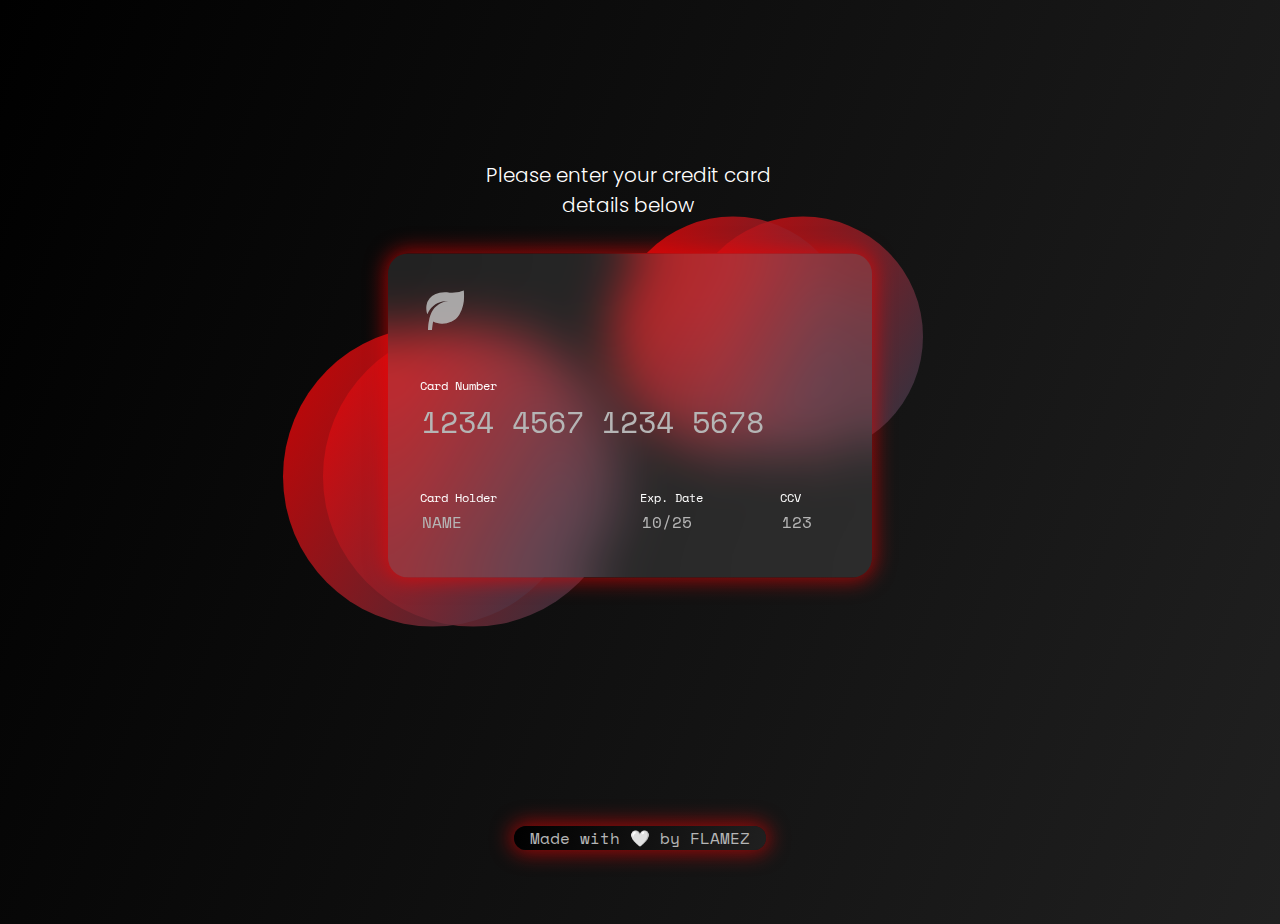
<file: credit-card-001/index.html>
<!DOCTYPE html>
<html lang="en">
<head>
  <meta charset="UTF-8">
  <meta name="viewport" content="width=device-width, initial-scale=1.0">
  <link rel="stylesheet" href="style.css">
  <title>Code-With-Flamez</title>
  <link rel="preconnect" href="https://fonts.gstatic.com">
  <link href="https://fonts.googleapis.com/css2?family=Space+Mono:ital,wght@0,400;0,700;1,400;1,700&display=swap" rel="stylesheet">
  <link rel="preconnect" href="https://fonts.gstatic.com">
  <link href="https://fonts.googleapis.com/css2?family=Poppins:wght@300;400&display=swap" rel="stylesheet">
  <link href='https://unpkg.com/boxicons@2.1.4/css/boxicons.min.css' rel='stylesheet'>
  <script src="https://ajax.googleapis.com/ajax/libs/jquery/3.5.1/jquery.min.js"></script>
</head>
<body>

  <div class="box">

    <div class="mdl">
      <div class="circles">
        <div class="circle circle-1"></div>
        <div class="circle circle-2"></div>
        <div class="circle circle-3"></div>
        <div class="circle circle-4"></div>
      </div>
      <h1 class="title">
        Please enter your credit card <br>details below
      </h1>

      <div class="card">

        <form>
          <!--#LOGO-->
          <div class="logo">
            <i class='bx bxs-leaf'></i>
          </div>
          <div class="card-number">
            <label>Card Number</label>
            <input id="card-number" placeholder="1234 4567 1234 5678" type="text" required maxlength="19">
            <span class="underline"></span>

          </div>
          <br>
          <div class="group">
            <div class="card-name">
              <label>Card Holder</label>
              <input id="card-name" placeholder="NAME" type="text" required>
              <span class="underline"></span>

            </div>
            <div class="expiration-date">
              <label>Exp. Date</label>
              <input id="card-exp" placeholder="10/25" type="text" maxlength="5" required>
              <span class="underline"></span>

            </div>
            <div class="ccv">
              <label>CCV</label>
              <input id="card-ccv" placeholder="123" type="text" maxlength="3" required>
              <span class="underline"></span>
            </div>

          </div>
        </form>
      </div>
    </div>

  </div>

  <div class="flamez">
    <p>Made with 🤍 by <a href="#">FLAMEZ</a></p>
  </div>

  <script src="script.js"></script>
</body>
</html>
</file>
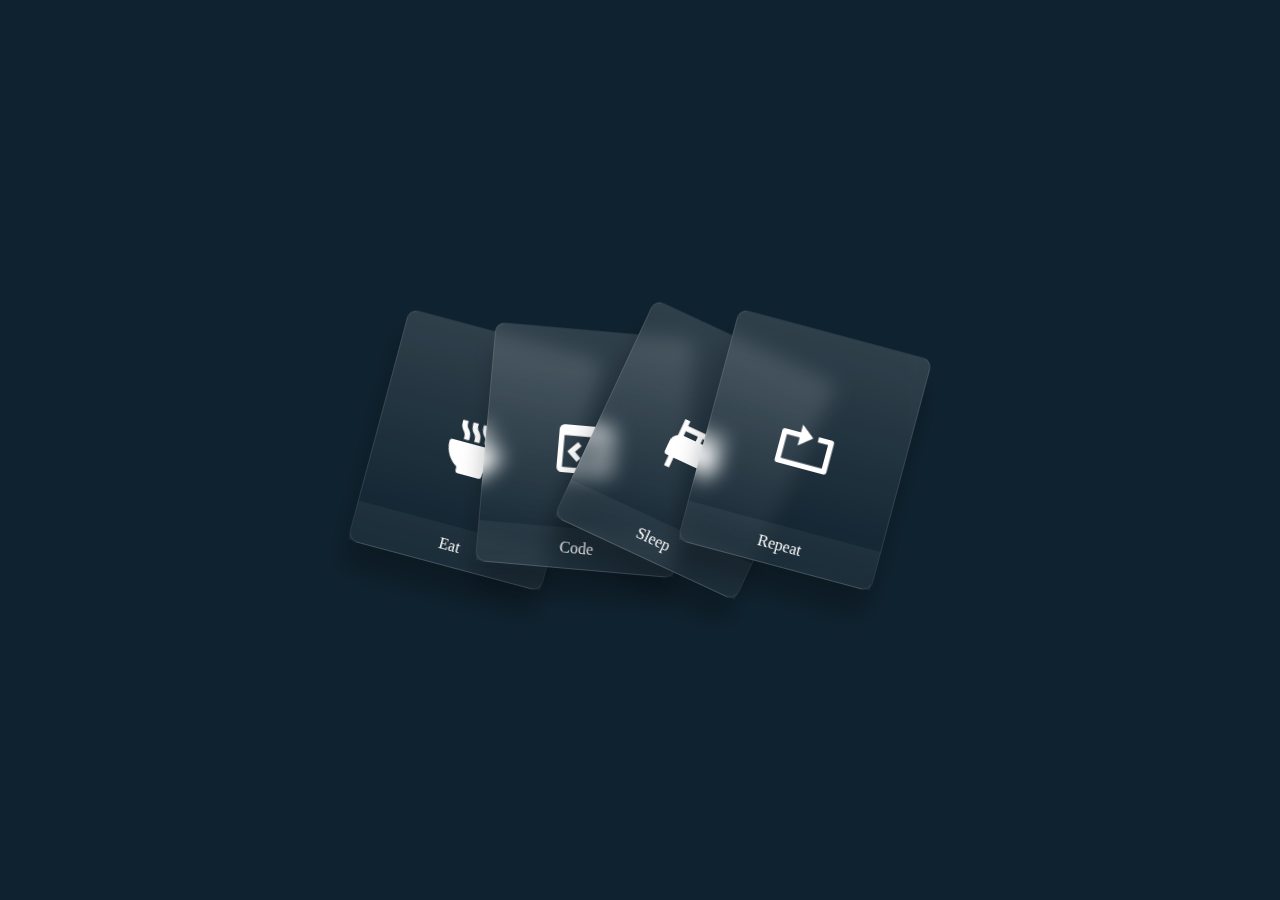
<file: Glassmorphic-cards/index.html>
<!DOCTYPE html>
<html lang="en">
<head>
    <meta charset="utf-8">
    <meta name="viewport" content="width=device-width, initial-scale=1.0">
    <title>Code-With-Flamez</title>
    <link rel="stylesheet" href="style.css">
    <link href='https://unpkg.com/boxicons@2.1.4/css/boxicons.min.css' rel='stylesheet'>
</head>
<body>
    <div class="container">
        <div class="glass" style="--r: 15;" data-text="Eat">
            <i class='bx bxs-bowl-hot'></i>
        </div>
        <div class="glass" style="--r: 5;" data-text="Code">
            <i class='bx bx-code-block' style='color:#ffffff' ></i>
        </div>
        <div class="glass" style="--r: 25;" data-text="Sleep">
            <i class='bx bxs-bed' style='color:#ffffff' ></i>
        </div>
        <div class="glass" style="--r: 15;" data-text="Repeat">
            <i class='bx bx-repeat' style='color:#ffffff' ></i>
        </div>
    </div>
</body>
</html>
</file>
<file: credit-card-001/style.css>
body {
    display: block;
    position: center;
    font-family: 'Space Mono', monospace;
    background-color: rgb(240, 244, 247);
    background: linear-gradient(-70deg, #202020, #000000);
    height: 100vh;
    overflow: hidden;
  }
  .circle {
    position: absolute;
    border-radius: 50%;
    background: linear-gradient(120deg, #ff0000, #2c3e50);
  }
  .circles {
    position: absolute;
    height: 270px;
    width: 450px;
    top: 50%;
    left: 50%;
    transform: translate(-50%, -50%);
    z-index: -1;
  }
  .circle-1 {
    height: 300px;
    width: 300px;
    top: 100px;
    left: -50px;
    opacity: 0.8;
    animation-timing-function: cubic-bezier(0.54, 0.085, 0.5, 0.92);
    animation-iteration-count: infinite;
    animation-name: float;
    -webkit-animation-name: float;
    animation-duration: 6s;
    -webkit-animation-duration: 6s;
    -webkit-animation-delay: 3.5s;
    animation-delay: 3.5s;
    animation-direction: alternate;
  
  }
  .circle-2 {
    height: 240px;
    width: 240px;
    bottom: 40px;
    right: -100px;
    opacity: 0.8;
    animation-timing-function: cubic-bezier(0.54, 0.085, 0.5, 0.92);
    animation-iteration-count: infinite;
    animation-name: float;
    -webkit-animation-name: float;
    animation-duration: 6s;
    -webkit-animation-duration: 6s;
    -webkit-animation-delay: 2s;
    animation-delay: 2s;
    animation-direction: alternate;
  }
  
  .circle-3 {
    height: 240px;
    width: 240px;
    bottom: 40px;
    right: -30px;
    opacity: 0.8;
    animation-timing-function: cubic-bezier(0.54, 0.085, 0.5, 0.92);
    animation-iteration-count: infinite;
    animation-name: float;
    -webkit-animation-name: float;
    animation-duration: 6s;
    -webkit-animation-duration: 6s;
    -webkit-animation-delay: 2s;
    animation-delay: 2s;
    animation-direction: alternate;
  }
  .circle-4 {
    height: 300px;
    width: 300px;
    top: 100px;
    left: -90px;
    opacity: 0.8;
    animation-timing-function: cubic-bezier(0.54, 0.085, 0.5, 0.92);
    animation-iteration-count: infinite;
    animation-name: float;
    -webkit-animation-name: float;
    animation-duration: 6s;
    -webkit-animation-duration: 6s;
    -webkit-animation-delay: 3.5s;
    animation-delay: 3.5s;
    animation-direction: alternate;
  }
  
  
  @keyframes explode {
    0% {
      opacity: 1;
    }
    100% {
      transform: scale(1.2);
      opacity: 0;
    }
  }
  
  @keyframes float {
    0% {
      -webkit-transform: rotateX(0deg) translateY(0px);
      -moz-transform: rotateX(0deg) translateY(0px);
      -ms-transform: rotateX(0deg) translateY(0px);
      -o-transform: rotateX(0deg) translateY(0px);
      transform: rotateX(0deg) translateY(0px);
    }
    50% {
      -webkit-transform: rotateX(0deg) translateY(1px) translateX(5px);
      -moz-transform: rotateX(0deg) translateY(10px) translateX(5px);
      -ms-transform: rotateX(0deg) translateY(30px) translateX(5px);
      -o-transform: rotateX(0deg) translateY(40px) translateX(5px);
      transform: rotateX(0deg) translateY(10px) translateX(5px);
    }
    100% {
      -webkit-transform: rotateX(0deg) translateY(0px) translateX(1px);
      -moz-transform: rotateX(0deg) translateY(0px) translateX(1px);
      -ms-transform: rotateX(0deg) translateY(0px) translateX(1px);
      -o-transform: rotateX(0deg) translateY(0px) translateX(1px);
      transform: rotateX(0deg) translateY(0px) translateX(1px);
    }
  
  }
  .mdl {
    height: auto;
    width: 420px;
    position: absolute;
    top: 45%;
    left: 50%;
    transform: translate(-60%, -60%);
  
  }
  h1 {
    font-family: 'Poppins', sans-serif;
    font-size: 20px;
    font-weight: 300;
    padding-left: 30px;
    padding-bottom: 20px;
    color: #ffffff;
    width: 420px;
    line-height: 1.5em;
    text-align: center;
  }
  .card {
    height: 260px;
    width: 420px;
    border-radius: 20px;
    background: rgba(255, 255, 255, 0.1);
    backdrop-filter: blur(25px);
    padding: 30px 30px 30px 30px;
    overflow: hidden; 
    border: 2px solid transparent;
    box-shadow: 0 0 20px 3px rgba(255, 0, 0, 0.582);
  }
  .logo {
    padding-bottom: 40px;
    opacity: 0.9;
    cursor: progress;
  }.logo i {
    font-size: 3em;
    color: #b5b5b5;
  }.logo i:hover {
    color: #ffffffda;
  }
  input[id="card-number"] {
    font-size: 30px;
    font-family: 'Space Mono', monospace;
    width: 100%;
    height: 50px;
  }
  input[id="card-number"]::placeholder {
    color: #b5b5b5;
    font-size: 30px;
    font-family: 'Space Mono', monospace;
  }
  input::placeholder {
    color: #b5b5b5;
    font-family: 'Space Mono', monospace;
  }
  .group {
    display: inline-flex;
    margin: 0;
    padding: 0;
  }
  .card-number {
    position: relative;
    display: inline-block;
    overflow: hidden;
    margin-bottom: 30px;
  }
  .card-number>input[id="card-number"] {
    border: none;
    margin-bottom: 0px;
    outline: none;
  }
  .card-name>input[id="card-name"] {
    border: none;
    margin-bottom: 0px;
    outline: none;
  }
  .card-exp>input[id="card-exp"] {
    border: none;
    margin-bottom: 0px;
    outline: none;
  }
  .card-ccv>input[id="card-ccv"] {
    border: none;
    margin-bottom: 0px;
    outline: none;
  }
  .underline {
    transition: all 0.3s;
    display: inline-block;
    bottom: 0;
    left: -100%;
    position: absolute;
    width: 100%;
    height: 2px;
    background-color: #ffffff;
  }
  
  .card-number>input[id="card-number"]:hover+.underline {
    left: 0;
  }
  .card-number>input[id="card-number"]:focus+.underline {
    left: 0;
  }
  .card-name>input[id="card-name"]:hover+.underline {
    left: 0;
  }
  .card-name>input[id="card-name"]:focus+.underline {
    left: 0;
  }
  .expiration-date>input[id="card-exp"]:hover+.underline {
    left: 0;
  }
  .expiration-date>input[id="card-exp"]:focus+.underline {
    left: 0;
  }
  .ccv>input[id="card-ccv"]:hover+.underline {
    left: 0;
  }
  .ccv>input[id="card-ccv"]:focus+.underline {
    left: 0;
  }
  
  .card-name {
    font-family: 'Space Mono', monospace;
    padding: 0px 80px 0px 0px;
    margin-right: 40px;
    width: 100px;
    position: relative;
    display: inline-block;
    overflow: hidden;
  }
  .expiration-date {
    font-family: 'Space Mono', monospace;
    padding: 0px 0px 0px 0px;
    margin-right: 60px;
    width: 80px;
    position: relative;
    display: inline-block;
    overflow: hidden;
  }
  .ccv {
    font-family: 'Space Mono', monospace;
    padding: 0px 0px 0px 0px;
    margin-right: 0px;
    width: 60px;
    position: relative;
    display: inline-block;
    overflow: hidden;
  }
  input {
    font-family: 'Space Mono', monospace;
    border: none;
    font-size: 16px;
    height: 26px;
    color: #ffffff;
    background: 0;
  }
  input:focus {
    border-bottom: 2px solid white;
    outline: none;
    font-family: 'Space Mono', monospace;
    border: none;
    color: white;
    font-size: 16px;
    height: 30px;
    margin-bottom: -2px;
  }
  input:hover {
    border-bottom: 2px solid white;
    font-family: 'Space Mono', monospace;
    color: white;
    margin-bottom: -2px;
    font-size: 16px;
    height: 30px;
  }
  input[id="card-number"]:focus {
    border: none;
    border-bottom: 2px solid white;
    color: white;
    font-size: 30px;
    height: 50px;
    margin-bottom: -2px;
    width: 400px;
  }
  input[id="card-number"]:hover {
    border: none;
    border-bottom: 2px solid white;
    color: white;
    font-size: 30px;
    height: 50px;
    margin-bottom: -2px;
    width: 400px;
  }
  input[id="card-name"] {
    color: white;
    margin-bottom: -2px;
    font-size: 16px;
    height: 26px;
    width: 160px;
  }
  input[id="card-name"]:hover {
    border-bottom: 2px solid white;
    color: white;
    margin-bottom: -2px;
    font-size: 16px;
    height: 26px;
    width: 160px;
  }
  input[id="card-name"]:focus {
    border-bottom: 2px solid white;
    color: white;
    margin-bottom: -2px;
    font-size: 16px;
    height: 26px;
    width: 160px;
  }
  input[id="card-exp"]:hover {
    border-bottom: 2px solid white;
    color: white;
    margin-bottom: -2px;
    font-size: 16px;
    height: 26px;
    width: 80px;
  }
  input[id="card-exp"]:focus {
    border-bottom: 2px solid white;
    color: white;
    margin-bottom: -2px;
    font-size: 16px;
    height: 26px;
    width: 80px;
  }
  input[id="card-ccv"]:hover {
    border-bottom: 2px solid white;
    color: white;
    margin-bottom: -2px;
    font-size: 16px;
    height: 26px;
    width: 50px;
  
  }
  input[id="card-ccv"]:focus {
    border-bottom: 2px solid white;
    color: white;
    margin-bottom: -2px;
    font-size: 16px;
    height: 26px;
    width: 50px;
  
  }
  label {
    color: white;
    font-size: 12px;
    font-weight: normal;
    font-family: 'Space Mono', monospace;
    pointer-events: none;
    display: block;
    padding-bottom: 2px;
  
  }
  
  .flamez {
    position: relative;
    background: linear-gradient(-70deg, #202020, #000000);
    text-align: center;
    width: 20%;
    margin: auto;
    top: 90%;
    box-shadow: 0 0 20px 3px rgba(255, 0, 0, 0.582);
    border-radius: 30px;
    cursor: progress;
    animation: breathe 2s infinite;
  }
  @keyframes breathe {
    0% {
      transform: scale(1);
    }
    50% {
      transform: scale(1.1);
    }
    100% {
      transform: scale(1);
    }
  }
  
  .flamez p {
    color: #b5b5b5;
  }
  .flamez p a {
    color: #b5b5b5;
    text-decoration: none;
  }
  .flamez p a:hover {
    color: #ffffff;
    text-decoration: none;
  }
</file>
<file: Glassmorphic-cards/style.css>
*{
    margin: 0;
    padding: 0;
    box-sizing: border-box;
}
body{
    display: flex;
    justify-content: center;
    align-items: center;
    height: 100vh;
    background: #0f222f;
}
.container{
    position: relative;
    display: flex;
    justify-content: center;
    align-items: center;
    cursor: pointer;
}
.container .glass{
    position: relative;
    width: 200px;
    height: 240px;
    background: linear-gradient(#fff2, transparent);
    border: 1px solid rgba(255, 255, 255, 0.1);
    box-shadow: 0 25px 25px rgba(0, 0, 0, 0.25);
    backdrop-filter: blur(10px);
    display: flex;
    justify-content: center;
    align-items: center;
    transition: 0.5s;
    border-radius: 10px;
    margin: 0 -45px;
    transform: rotate(calc(var(--r) * 1deg));
}
.container:hover .glass{
    transform: rotate(0deg);
    margin: 0 20px;
}
.container .glass::before{
    content: attr(data-text);
    position: absolute;
    bottom: 0;
    width: 100%;
    height: 40px;
    background: rgba(255, 255, 255, 0.05);
    display: flex;
    justify-content: center;
    align-items: center;
    color: #fff;
}
.container .glass i{
    font-size: 4em;
    color: #fff;
}
</file>
